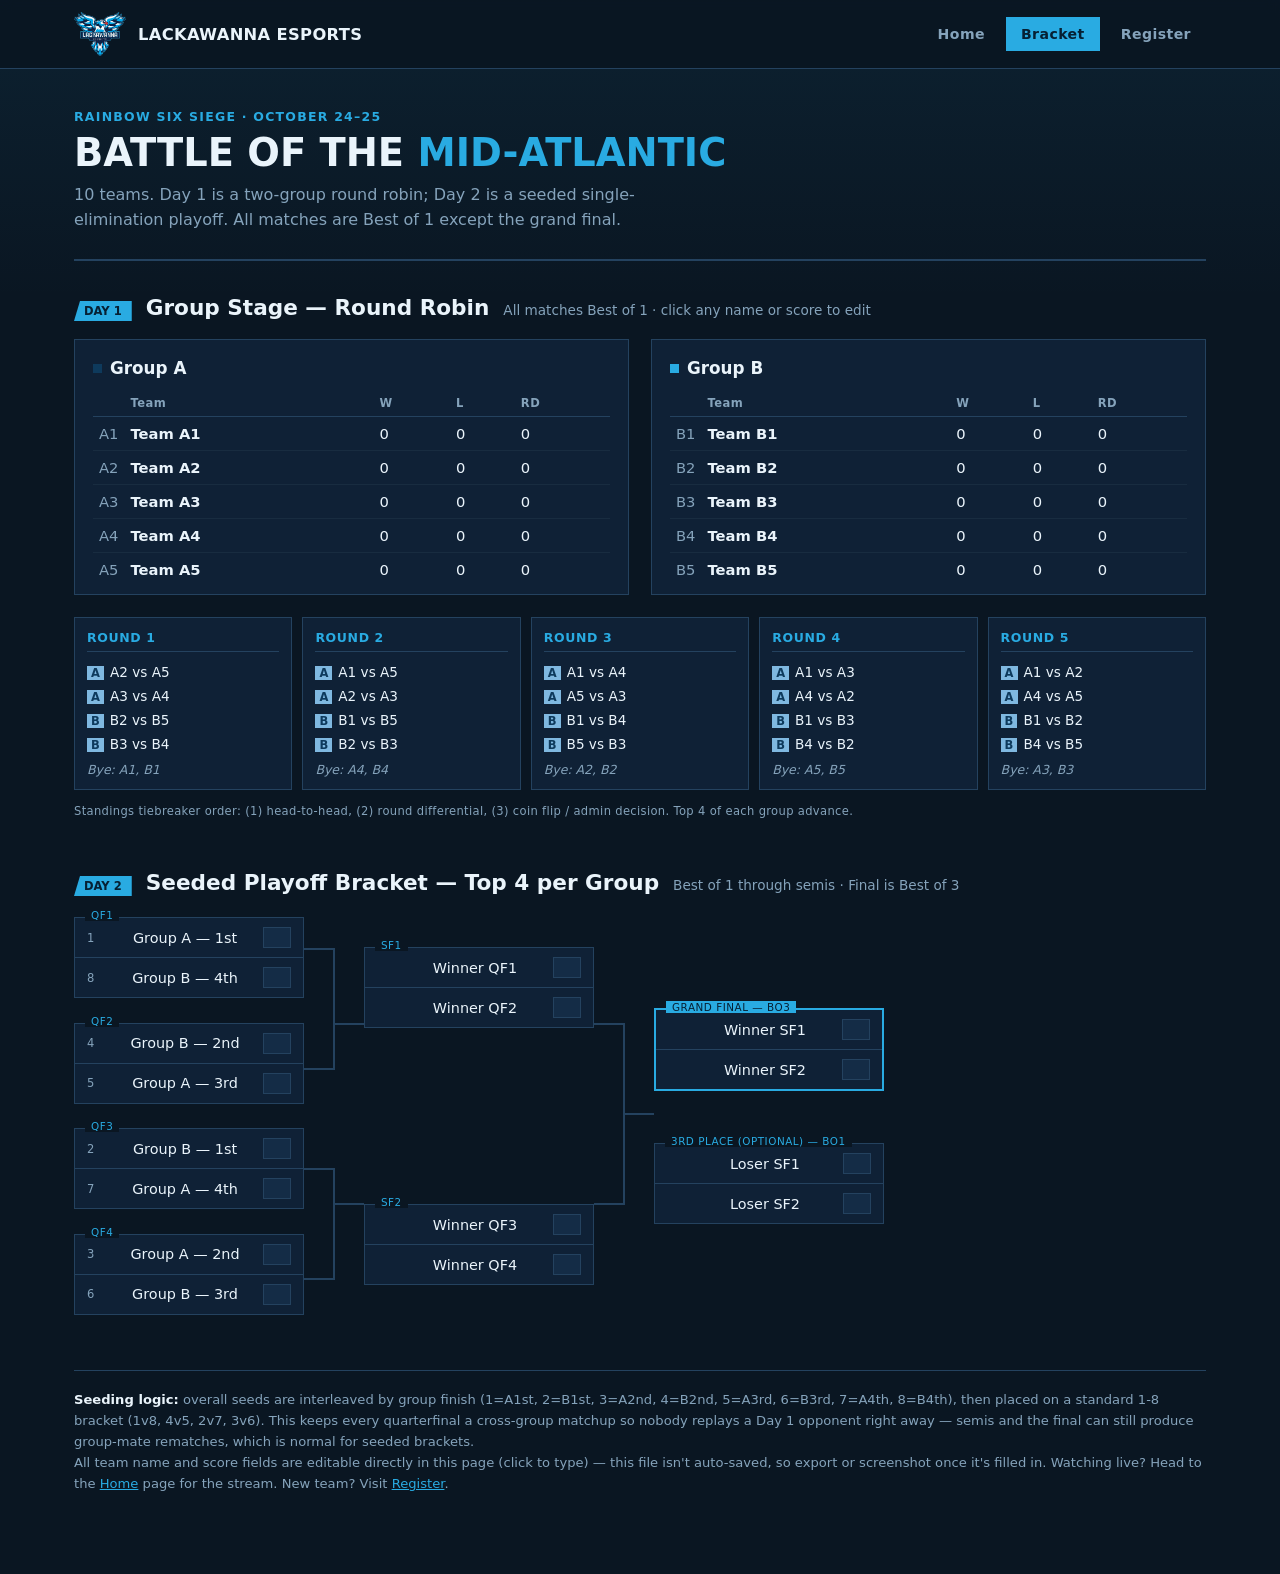
<file: index.html>
<!DOCTYPE html>
<html lang="en">
<head>
<meta charset="UTF-8">
<title>Battle of the Mid-Atlantic — Bracket | Lackawanna Esports</title>
<meta name="viewport" content="width=device-width, initial-scale=1">
<link rel="stylesheet" href="style.css">
</head>
<body>

<nav class="site-nav">
  <div class="nav-inner">
    <a class="nav-brand" href="home.html">
      <img src="logo.png" alt="Lackawanna Esports logo">
      <span>LACKAWANNA ESPORTS</span>
    </a>
    <div class="nav-links">
      <a href="home.html">Home</a>
      <a href="index.html" class="active">Bracket</a>
      <a href="register.html">Register</a>
    </div>
  </div>
</nav>

<div class="wrap">

  <header class="page-hero">
    <div class="eyebrow">RAINBOW SIX SIEGE · OCTOBER 24–25</div>
    <h1>BATTLE OF THE <span>MID-ATLANTIC</span></h1>
    <p>10 teams. Day 1 is a two-group round robin; Day 2 is a seeded single-elimination playoff. All matches are Best of 1 except the grand final.</p>
  </header>

  <!-- ============ DAY 1 : GROUPS ============ -->
  <section>
    <div class="section-head">
      <span class="tag">DAY 1</span>
      <h2>Group Stage — Round Robin</h2>
      <span class="note">All matches Best of 1 · click any name or score to edit</span>
    </div>

    <div class="groups">
      <div class="group-panel a">
        <h3><span class="dot"></span>Group A</h3>
        <table class="standings">
          <tr><th></th><th>Team</th><th>W</th><th>L</th><th>RD</th></tr>
          <tr><td class="seedcol">A1</td><td class="team" contenteditable>Team A1</td><td contenteditable>0</td><td contenteditable>0</td><td contenteditable>0</td></tr>
          <tr><td class="seedcol">A2</td><td class="team" contenteditable>Team A2</td><td contenteditable>0</td><td contenteditable>0</td><td contenteditable>0</td></tr>
          <tr><td class="seedcol">A3</td><td class="team" contenteditable>Team A3</td><td contenteditable>0</td><td contenteditable>0</td><td contenteditable>0</td></tr>
          <tr><td class="seedcol">A4</td><td class="team" contenteditable>Team A4</td><td contenteditable>0</td><td contenteditable>0</td><td contenteditable>0</td></tr>
          <tr><td class="seedcol">A5</td><td class="team" contenteditable>Team A5</td><td contenteditable>0</td><td contenteditable>0</td><td contenteditable>0</td></tr>
        </table>
      </div>

      <div class="group-panel b">
        <h3><span class="dot"></span>Group B</h3>
        <table class="standings">
          <tr><th></th><th>Team</th><th>W</th><th>L</th><th>RD</th></tr>
          <tr><td class="seedcol">B1</td><td class="team" contenteditable>Team B1</td><td contenteditable>0</td><td contenteditable>0</td><td contenteditable>0</td></tr>
          <tr><td class="seedcol">B2</td><td class="team" contenteditable>Team B2</td><td contenteditable>0</td><td contenteditable>0</td><td contenteditable>0</td></tr>
          <tr><td class="seedcol">B3</td><td class="team" contenteditable>Team B3</td><td contenteditable>0</td><td contenteditable>0</td><td contenteditable>0</td></tr>
          <tr><td class="seedcol">B4</td><td class="team" contenteditable>Team B4</td><td contenteditable>0</td><td contenteditable>0</td><td contenteditable>0</td></tr>
          <tr><td class="seedcol">B5</td><td class="team" contenteditable>Team B5</td><td contenteditable>0</td><td contenteditable>0</td><td contenteditable>0</td></tr>
        </table>
      </div>
    </div>

    <div class="rr-grid">
      <div class="round-card">
        <h4>ROUND 1</h4>
        <div class="match-row"><span><span class="g">A</span>A2 vs A5</span></div>
        <div class="match-row"><span><span class="g">A</span>A3 vs A4</span></div>
        <div class="match-row"><span><span class="g">B</span>B2 vs B5</span></div>
        <div class="match-row"><span><span class="g">B</span>B3 vs B4</span></div>
        <div class="bye">Bye: A1, B1</div>
      </div>
      <div class="round-card">
        <h4>ROUND 2</h4>
        <div class="match-row"><span><span class="g">A</span>A1 vs A5</span></div>
        <div class="match-row"><span><span class="g">A</span>A2 vs A3</span></div>
        <div class="match-row"><span><span class="g">B</span>B1 vs B5</span></div>
        <div class="match-row"><span><span class="g">B</span>B2 vs B3</span></div>
        <div class="bye">Bye: A4, B4</div>
      </div>
      <div class="round-card">
        <h4>ROUND 3</h4>
        <div class="match-row"><span><span class="g">A</span>A1 vs A4</span></div>
        <div class="match-row"><span><span class="g">A</span>A5 vs A3</span></div>
        <div class="match-row"><span><span class="g">B</span>B1 vs B4</span></div>
        <div class="match-row"><span><span class="g">B</span>B5 vs B3</span></div>
        <div class="bye">Bye: A2, B2</div>
      </div>
      <div class="round-card">
        <h4>ROUND 4</h4>
        <div class="match-row"><span><span class="g">A</span>A1 vs A3</span></div>
        <div class="match-row"><span><span class="g">A</span>A4 vs A2</span></div>
        <div class="match-row"><span><span class="g">B</span>B1 vs B3</span></div>
        <div class="match-row"><span><span class="g">B</span>B4 vs B2</span></div>
        <div class="bye">Bye: A5, B5</div>
      </div>
      <div class="round-card">
        <h4>ROUND 5</h4>
        <div class="match-row"><span><span class="g">A</span>A1 vs A2</span></div>
        <div class="match-row"><span><span class="g">A</span>A4 vs A5</span></div>
        <div class="match-row"><span><span class="g">B</span>B1 vs B2</span></div>
        <div class="match-row"><span><span class="g">B</span>B4 vs B5</span></div>
        <div class="bye">Bye: A3, B3</div>
      </div>
    </div>
    <p class="bo">Standings tiebreaker order: (1) head-to-head, (2) round differential, (3) coin flip / admin decision. Top 4 of each group advance.</p>
  </section>

  <!-- ============ DAY 2 : PLAYOFFS ============ -->
  <section>
    <div class="section-head">
      <span class="tag">DAY 2</span>
      <h2>Seeded Playoff Bracket — Top 4 per Group</h2>
      <span class="note">Best of 1 through semis · Final is Best of 3</span>
    </div>

    <div class="bracket">
      <div class="col qf-col">
        <div class="match">
          <span class="label">QF1</span>
          <div class="slot"><span class="seed">1</span><span class="team" contenteditable>Group A — 1st</span><input class="score" contenteditable></div>
          <div class="slot"><span class="seed">8</span><span class="team" contenteditable>Group B — 4th</span><input class="score" contenteditable></div>
        </div>
        <div class="match">
          <span class="label">QF2</span>
          <div class="slot"><span class="seed">4</span><span class="team" contenteditable>Group B — 2nd</span><input class="score" contenteditable></div>
          <div class="slot"><span class="seed">5</span><span class="team" contenteditable>Group A — 3rd</span><input class="score" contenteditable></div>
        </div>
        <div class="match">
          <span class="label">QF3</span>
          <div class="slot"><span class="seed">2</span><span class="team" contenteditable>Group B — 1st</span><input class="score" contenteditable></div>
          <div class="slot"><span class="seed">7</span><span class="team" contenteditable>Group A — 4th</span><input class="score" contenteditable></div>
        </div>
        <div class="match">
          <span class="label">QF4</span>
          <div class="slot"><span class="seed">3</span><span class="team" contenteditable>Group A — 2nd</span><input class="score" contenteditable></div>
          <div class="slot"><span class="seed">6</span><span class="team" contenteditable>Group B — 3rd</span><input class="score" contenteditable></div>
        </div>
      </div>

      <div class="connector">
        <svg viewBox="0 0 60 400" preserveAspectRatio="none" class="connector-lines">
          <path d="M0,35 H30 V110 H60"></path>
          <path d="M0,155 H30 V110"></path>
          <path d="M0,255 H30 V290 H60"></path>
          <path d="M0,365 H30 V290"></path>
        </svg>
      </div>

      <div class="col sf-col">
        <div class="match">
          <span class="label">SF1</span>
          <div class="slot"><span class="seed"></span><span class="team" contenteditable>Winner QF1</span><input class="score" contenteditable></div>
          <div class="slot"><span class="seed"></span><span class="team" contenteditable>Winner QF2</span><input class="score" contenteditable></div>
        </div>
        <div class="match">
          <span class="label">SF2</span>
          <div class="slot"><span class="seed"></span><span class="team" contenteditable>Winner QF3</span><input class="score" contenteditable></div>
          <div class="slot"><span class="seed"></span><span class="team" contenteditable>Winner QF4</span><input class="score" contenteditable></div>
        </div>
      </div>

      <div class="connector">
        <svg viewBox="0 0 60 400" preserveAspectRatio="none" class="connector-lines">
          <path d="M0,110 H30 V200 H60"></path>
          <path d="M0,290 H30 V200"></path>
        </svg>
      </div>

      <div class="col f-col">
        <div class="match final">
          <span class="label">GRAND FINAL — BO3</span>
          <div class="slot"><span class="seed"></span><span class="team" contenteditable>Winner SF1</span><input class="score" contenteditable></div>
          <div class="slot"><span class="seed"></span><span class="team" contenteditable>Winner SF2</span><input class="score" contenteditable></div>
        </div>
        <div class="match third-place">
          <span class="label">3RD PLACE (OPTIONAL) — BO1</span>
          <div class="slot"><span class="seed"></span><span class="team" contenteditable>Loser SF1</span><input class="score" contenteditable></div>
          <div class="slot"><span class="seed"></span><span class="team" contenteditable>Loser SF2</span><input class="score" contenteditable></div>
        </div>
      </div>
    </div>
  </section>

  <footer>
    <b>Seeding logic:</b> overall seeds are interleaved by group finish (1=A1st, 2=B1st, 3=A2nd, 4=B2nd, 5=A3rd, 6=B3rd, 7=A4th, 8=B4th), then placed on a standard 1-8 bracket (1v8, 4v5, 2v7, 3v6). This keeps every quarterfinal a cross-group matchup so nobody replays a Day 1 opponent right away — semis and the final can still produce group-mate rematches, which is normal for seeded brackets.<br>
    All team name and score fields are editable directly in this page (click to type) — this file isn't auto-saved, so export or screenshot once it's filled in. Watching live? Head to the <a href="home.html">Home</a> page for the stream. New team? Visit <a href="register.html">Register</a>.
  </footer>

</div>
</body>
</html>
</file>
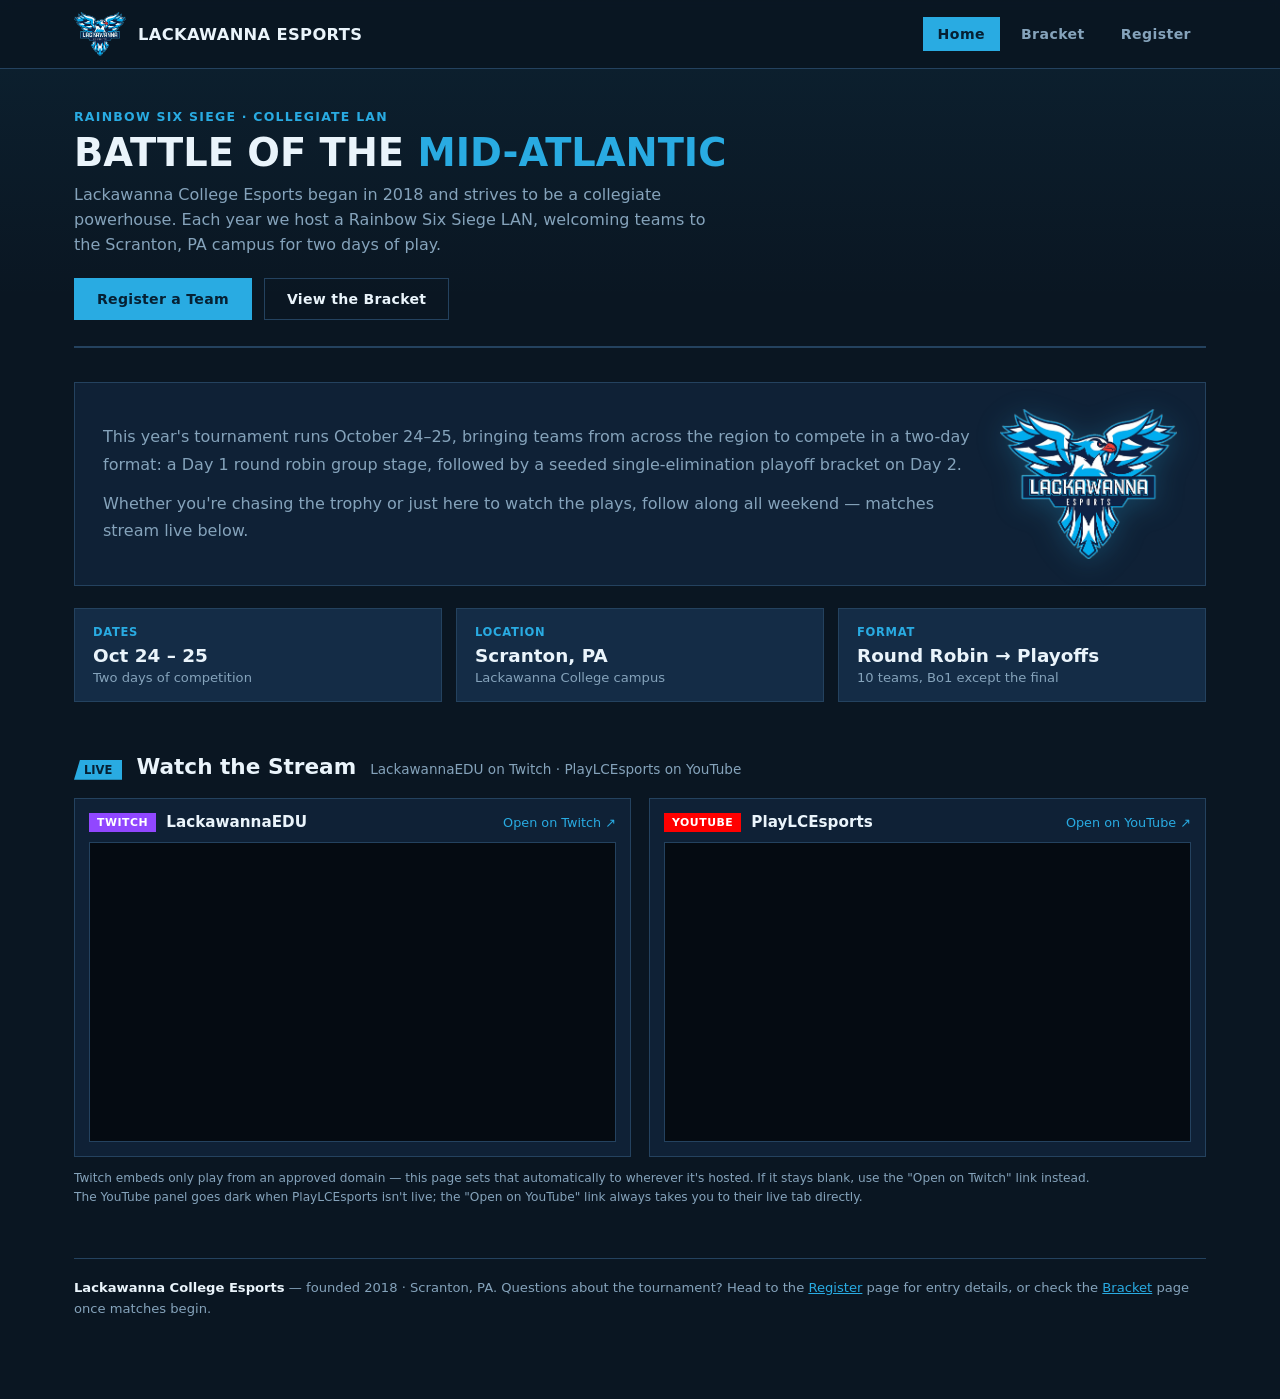
<file: home.html>
<!DOCTYPE html>
<html lang="en">
<head>
<meta charset="UTF-8">
<title>Lackawanna Esports — Battle of the Mid-Atlantic</title>
<meta name="viewport" content="width=device-width, initial-scale=1">
<link rel="stylesheet" href="style.css">
</head>
<body>

<nav class="site-nav">
  <div class="nav-inner">
    <a class="nav-brand" href="home.html">
      <img src="logo.png" alt="Lackawanna Esports logo">
      <span>LACKAWANNA ESPORTS</span>
    </a>
    <div class="nav-links">
      <a href="home.html" class="active">Home</a>
      <a href="index.html">Bracket</a>
      <a href="register.html">Register</a>
    </div>
  </div>
</nav>

<div class="wrap">

  <header class="page-hero">
    <div class="eyebrow">RAINBOW SIX SIEGE · COLLEGIATE LAN</div>
    <h1>BATTLE OF THE <span>MID-ATLANTIC</span></h1>
    <p>Lackawanna College Esports began in 2018 and strives to be a collegiate powerhouse. Each year we host a Rainbow Six Siege LAN, welcoming teams to the Scranton, PA campus for two days of play.</p>
    <div class="cta-row">
      <a class="btn btn-primary" href="register.html">Register a Team</a>
      <a class="btn btn-outline" href="index.html">View the Bracket</a>
    </div>
  </header>

  <section>
    <div class="intro-block">
      <div>
        <p>This year's tournament runs October 24–25, bringing teams from across the region to compete in a two-day format: a Day 1 round robin group stage, followed by a seeded single-elimination playoff bracket on Day 2.</p>
        <p>Whether you're chasing the trophy or just here to watch the plays, follow along all weekend — matches stream live below.</p>
      </div>
      <img class="intro-logo" src="logo.png" alt="Lackawanna Esports logo">
    </div>

    <div class="info-strip">
      <div class="info-card">
        <div class="label">DATES</div>
        <div class="value">Oct 24 – 25</div>
        <div class="sub">Two days of competition</div>
      </div>
      <div class="info-card">
        <div class="label">LOCATION</div>
        <div class="value">Scranton, PA</div>
        <div class="sub">Lackawanna College campus</div>
      </div>
      <div class="info-card">
        <div class="label">FORMAT</div>
        <div class="value">Round Robin → Playoffs</div>
        <div class="sub">10 teams, Bo1 except the final</div>
      </div>
    </div>
  </section>

  <!-- ============ LIVE STREAM ============ -->
  <section>
    <div class="section-head">
      <span class="tag">LIVE</span>
      <h2>Watch the Stream</h2>
      <span class="note">LackawannaEDU on Twitch · PlayLCEsports on YouTube</span>
    </div>

    <div class="stream-grid">
      <div class="stream-panel">
        <div class="stream-panel-head">
          <span class="platform-badge twitch">TWITCH</span>
          <span class="channel-name">LackawannaEDU</span>
          <a class="open-link" href="https://www.twitch.tv/LackawannaEDU" target="_blank" rel="noopener">Open on Twitch ↗</a>
        </div>
        <div class="stream-frame-wrap">
          <iframe id="twitch-frame" allowfullscreen allow="autoplay; fullscreen"></iframe>
        </div>
      </div>

      <div class="stream-panel">
        <div class="stream-panel-head">
          <span class="platform-badge youtube">YOUTUBE</span>
          <span class="channel-name">PlayLCEsports</span>
          <a class="open-link" href="https://www.youtube.com/@PlayLCEsports/live" target="_blank" rel="noopener">Open on YouTube ↗</a>
        </div>
        <div class="stream-frame-wrap">
          <iframe id="youtube-frame" src="https://www.youtube.com/embed/live_stream?channel=PlayLCEsports&autoplay=0" allowfullscreen allow="autoplay; fullscreen"></iframe>
        </div>
      </div>
    </div>
    <p class="stream-hint">
      Twitch embeds only play from an approved domain — this page sets that automatically to wherever it's hosted. If it stays blank, use the "Open on Twitch" link instead.<br>
      The YouTube panel goes dark when PlayLCEsports isn't live; the "Open on YouTube" link always takes you to their live tab directly.
    </p>
  </section>

  <footer>
    <b>Lackawanna College Esports</b> — founded 2018 · Scranton, PA. Questions about the tournament? Head to the <a href="register.html">Register</a> page for entry details, or check the <a href="index.html">Bracket</a> page once matches begin.
  </footer>

</div>

<script>
  const twitchParent = location.hostname || 'localhost';
  document.getElementById('twitch-frame').src =
    `https://player.twitch.tv/?channel=LackawannaEDU&parent=${twitchParent}&muted=false`;
</script>
</body>
</html>
</file>
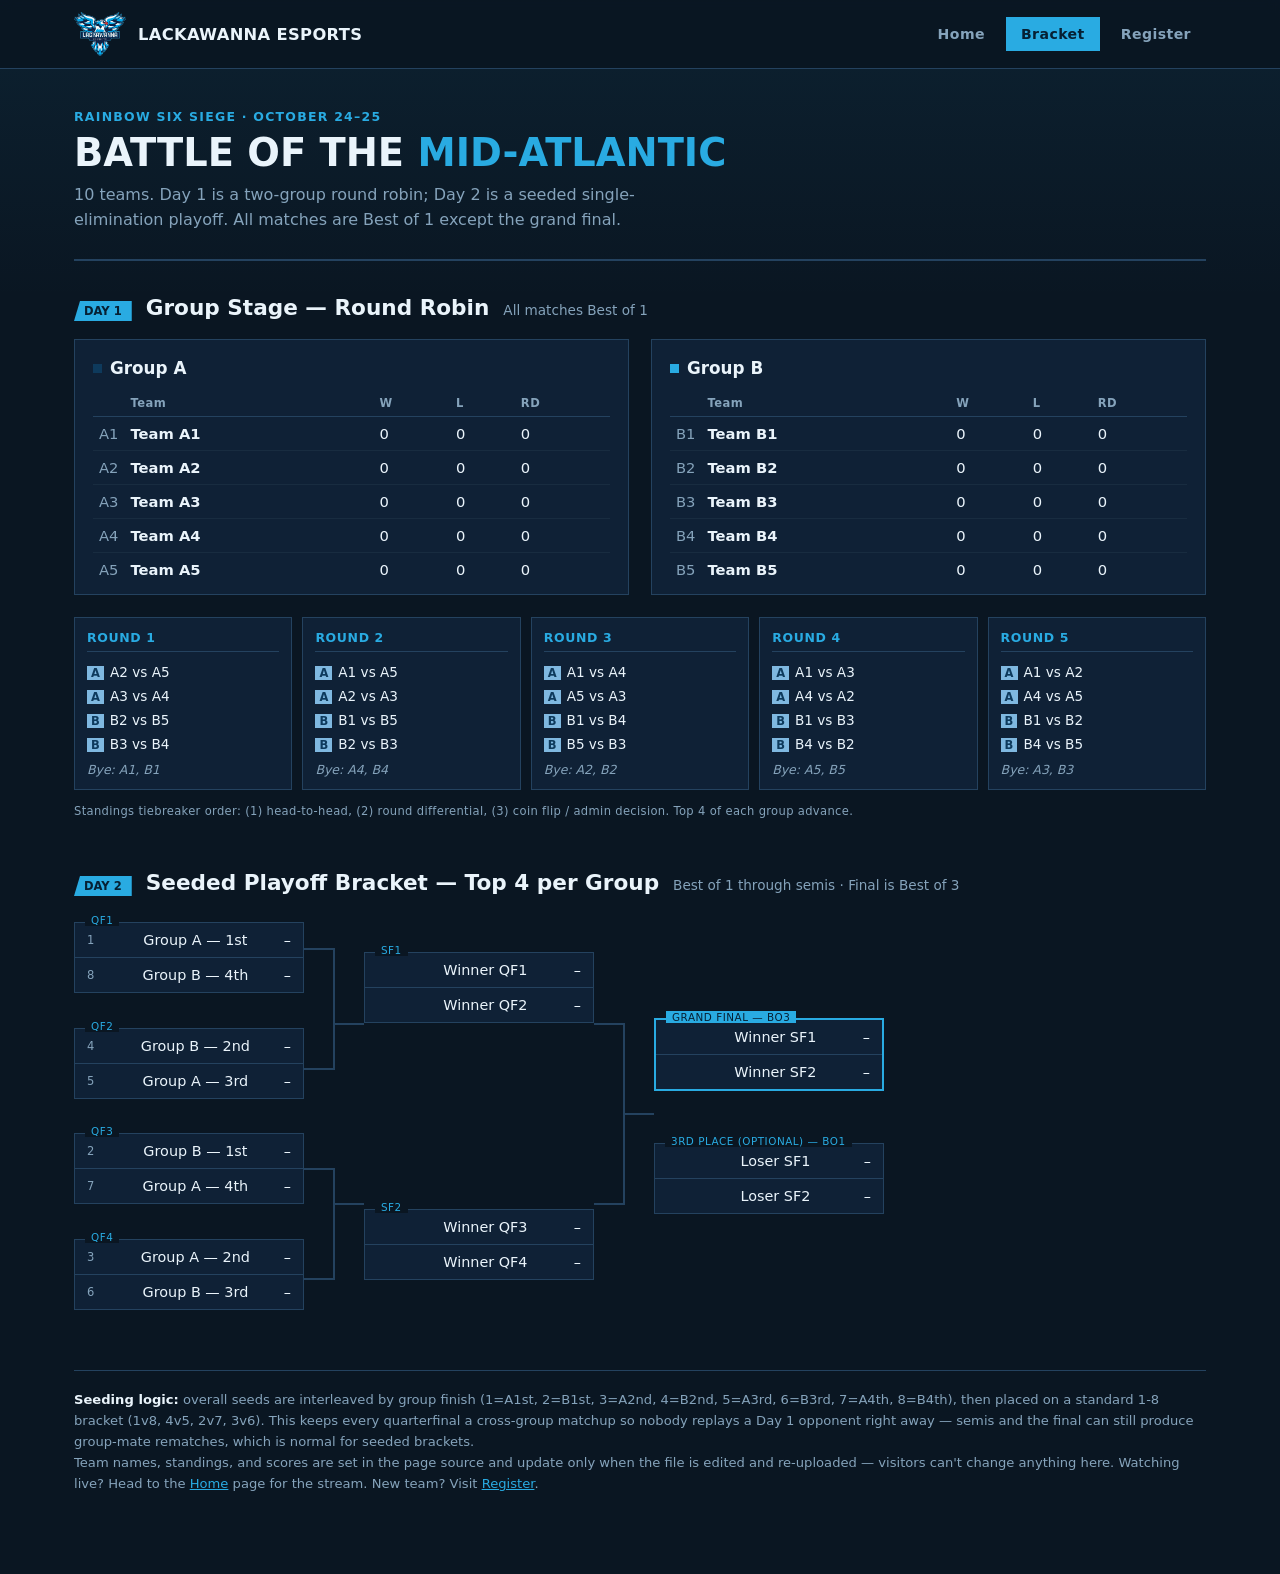
<file: index (1).html>
<!DOCTYPE html>
<html lang="en">
<head>
<meta charset="UTF-8">
<title>Battle of the Mid-Atlantic — Bracket | Lackawanna Esports</title>
<meta name="viewport" content="width=device-width, initial-scale=1">
<link rel="stylesheet" href="style.css">
</head>
<body>

<nav class="site-nav">
  <div class="nav-inner">
    <a class="nav-brand" href="home.html">
      <img src="logo.png" alt="Lackawanna Esports logo">
      <span>LACKAWANNA ESPORTS</span>
    </a>
    <div class="nav-links">
      <a href="home.html">Home</a>
      <a href="index.html" class="active">Bracket</a>
      <a href="register.html">Register</a>
    </div>
  </div>
</nav>

<div class="wrap">

  <header class="page-hero">
    <div class="eyebrow">RAINBOW SIX SIEGE · OCTOBER 24–25</div>
    <h1>BATTLE OF THE <span>MID-ATLANTIC</span></h1>
    <p>10 teams. Day 1 is a two-group round robin; Day 2 is a seeded single-elimination playoff. All matches are Best of 1 except the grand final.</p>
  </header>

  <!-- ============ DAY 1 : GROUPS ============ -->
  <section>
    <div class="section-head">
      <span class="tag">DAY 1</span>
      <h2>Group Stage — Round Robin</h2>
      <span class="note">All matches Best of 1</span>
    </div>

    <div class="groups">
      <div class="group-panel a">
        <h3><span class="dot"></span>Group A</h3>
        <table class="standings">
          <tr><th></th><th>Team</th><th>W</th><th>L</th><th>RD</th></tr>
          <tr><td class="seedcol">A1</td><td class="team">Team A1</td><td>0</td><td>0</td><td>0</td></tr>
          <tr><td class="seedcol">A2</td><td class="team">Team A2</td><td>0</td><td>0</td><td>0</td></tr>
          <tr><td class="seedcol">A3</td><td class="team">Team A3</td><td>0</td><td>0</td><td>0</td></tr>
          <tr><td class="seedcol">A4</td><td class="team">Team A4</td><td>0</td><td>0</td><td>0</td></tr>
          <tr><td class="seedcol">A5</td><td class="team">Team A5</td><td>0</td><td>0</td><td>0</td></tr>
        </table>
      </div>

      <div class="group-panel b">
        <h3><span class="dot"></span>Group B</h3>
        <table class="standings">
          <tr><th></th><th>Team</th><th>W</th><th>L</th><th>RD</th></tr>
          <tr><td class="seedcol">B1</td><td class="team">Team B1</td><td>0</td><td>0</td><td>0</td></tr>
          <tr><td class="seedcol">B2</td><td class="team">Team B2</td><td>0</td><td>0</td><td>0</td></tr>
          <tr><td class="seedcol">B3</td><td class="team">Team B3</td><td>0</td><td>0</td><td>0</td></tr>
          <tr><td class="seedcol">B4</td><td class="team">Team B4</td><td>0</td><td>0</td><td>0</td></tr>
          <tr><td class="seedcol">B5</td><td class="team">Team B5</td><td>0</td><td>0</td><td>0</td></tr>
        </table>
      </div>
    </div>

    <div class="rr-grid">
      <div class="round-card">
        <h4>ROUND 1</h4>
        <div class="match-row"><span><span class="g">A</span>A2 vs A5</span></div>
        <div class="match-row"><span><span class="g">A</span>A3 vs A4</span></div>
        <div class="match-row"><span><span class="g">B</span>B2 vs B5</span></div>
        <div class="match-row"><span><span class="g">B</span>B3 vs B4</span></div>
        <div class="bye">Bye: A1, B1</div>
      </div>
      <div class="round-card">
        <h4>ROUND 2</h4>
        <div class="match-row"><span><span class="g">A</span>A1 vs A5</span></div>
        <div class="match-row"><span><span class="g">A</span>A2 vs A3</span></div>
        <div class="match-row"><span><span class="g">B</span>B1 vs B5</span></div>
        <div class="match-row"><span><span class="g">B</span>B2 vs B3</span></div>
        <div class="bye">Bye: A4, B4</div>
      </div>
      <div class="round-card">
        <h4>ROUND 3</h4>
        <div class="match-row"><span><span class="g">A</span>A1 vs A4</span></div>
        <div class="match-row"><span><span class="g">A</span>A5 vs A3</span></div>
        <div class="match-row"><span><span class="g">B</span>B1 vs B4</span></div>
        <div class="match-row"><span><span class="g">B</span>B5 vs B3</span></div>
        <div class="bye">Bye: A2, B2</div>
      </div>
      <div class="round-card">
        <h4>ROUND 4</h4>
        <div class="match-row"><span><span class="g">A</span>A1 vs A3</span></div>
        <div class="match-row"><span><span class="g">A</span>A4 vs A2</span></div>
        <div class="match-row"><span><span class="g">B</span>B1 vs B3</span></div>
        <div class="match-row"><span><span class="g">B</span>B4 vs B2</span></div>
        <div class="bye">Bye: A5, B5</div>
      </div>
      <div class="round-card">
        <h4>ROUND 5</h4>
        <div class="match-row"><span><span class="g">A</span>A1 vs A2</span></div>
        <div class="match-row"><span><span class="g">A</span>A4 vs A5</span></div>
        <div class="match-row"><span><span class="g">B</span>B1 vs B2</span></div>
        <div class="match-row"><span><span class="g">B</span>B4 vs B5</span></div>
        <div class="bye">Bye: A3, B3</div>
      </div>
    </div>
    <p class="bo">Standings tiebreaker order: (1) head-to-head, (2) round differential, (3) coin flip / admin decision. Top 4 of each group advance.</p>
  </section>

  <!-- ============ DAY 2 : PLAYOFFS ============ -->
  <section>
    <div class="section-head">
      <span class="tag">DAY 2</span>
      <h2>Seeded Playoff Bracket — Top 4 per Group</h2>
      <span class="note">Best of 1 through semis · Final is Best of 3</span>
    </div>

    <div class="bracket">
      <div class="col qf-col">
        <div class="match">
          <span class="label">QF1</span>
          <div class="slot"><span class="seed">1</span><span class="team">Group A — 1st</span><span class="score">–</span></div>
          <div class="slot"><span class="seed">8</span><span class="team">Group B — 4th</span><span class="score">–</span></div>
        </div>
        <div class="match">
          <span class="label">QF2</span>
          <div class="slot"><span class="seed">4</span><span class="team">Group B — 2nd</span><span class="score">–</span></div>
          <div class="slot"><span class="seed">5</span><span class="team">Group A — 3rd</span><span class="score">–</span></div>
        </div>
        <div class="match">
          <span class="label">QF3</span>
          <div class="slot"><span class="seed">2</span><span class="team">Group B — 1st</span><span class="score">–</span></div>
          <div class="slot"><span class="seed">7</span><span class="team">Group A — 4th</span><span class="score">–</span></div>
        </div>
        <div class="match">
          <span class="label">QF4</span>
          <div class="slot"><span class="seed">3</span><span class="team">Group A — 2nd</span><span class="score">–</span></div>
          <div class="slot"><span class="seed">6</span><span class="team">Group B — 3rd</span><span class="score">–</span></div>
        </div>
      </div>

      <div class="connector">
        <svg viewBox="0 0 60 400" preserveAspectRatio="none" class="connector-lines">
          <path d="M0,35 H30 V110 H60"></path>
          <path d="M0,155 H30 V110"></path>
          <path d="M0,255 H30 V290 H60"></path>
          <path d="M0,365 H30 V290"></path>
        </svg>
      </div>

      <div class="col sf-col">
        <div class="match">
          <span class="label">SF1</span>
          <div class="slot"><span class="seed"></span><span class="team">Winner QF1</span><span class="score">–</span></div>
          <div class="slot"><span class="seed"></span><span class="team">Winner QF2</span><span class="score">–</span></div>
        </div>
        <div class="match">
          <span class="label">SF2</span>
          <div class="slot"><span class="seed"></span><span class="team">Winner QF3</span><span class="score">–</span></div>
          <div class="slot"><span class="seed"></span><span class="team">Winner QF4</span><span class="score">–</span></div>
        </div>
      </div>

      <div class="connector">
        <svg viewBox="0 0 60 400" preserveAspectRatio="none" class="connector-lines">
          <path d="M0,110 H30 V200 H60"></path>
          <path d="M0,290 H30 V200"></path>
        </svg>
      </div>

      <div class="col f-col">
        <div class="match final">
          <span class="label">GRAND FINAL — BO3</span>
          <div class="slot"><span class="seed"></span><span class="team">Winner SF1</span><span class="score">–</span></div>
          <div class="slot"><span class="seed"></span><span class="team">Winner SF2</span><span class="score">–</span></div>
        </div>
        <div class="match third-place">
          <span class="label">3RD PLACE (OPTIONAL) — BO1</span>
          <div class="slot"><span class="seed"></span><span class="team">Loser SF1</span><span class="score">–</span></div>
          <div class="slot"><span class="seed"></span><span class="team">Loser SF2</span><span class="score">–</span></div>
        </div>
      </div>
    </div>
  </section>

  <footer>
    <b>Seeding logic:</b> overall seeds are interleaved by group finish (1=A1st, 2=B1st, 3=A2nd, 4=B2nd, 5=A3rd, 6=B3rd, 7=A4th, 8=B4th), then placed on a standard 1-8 bracket (1v8, 4v5, 2v7, 3v6). This keeps every quarterfinal a cross-group matchup so nobody replays a Day 1 opponent right away — semis and the final can still produce group-mate rematches, which is normal for seeded brackets.<br>
    Team names, standings, and scores are set in the page source and update only when the file is edited and re-uploaded — visitors can't change anything here. Watching live? Head to the <a href="home.html">Home</a> page for the stream. New team? Visit <a href="register.html">Register</a>.
  </footer>

</div>
</body>
</html>
</file>
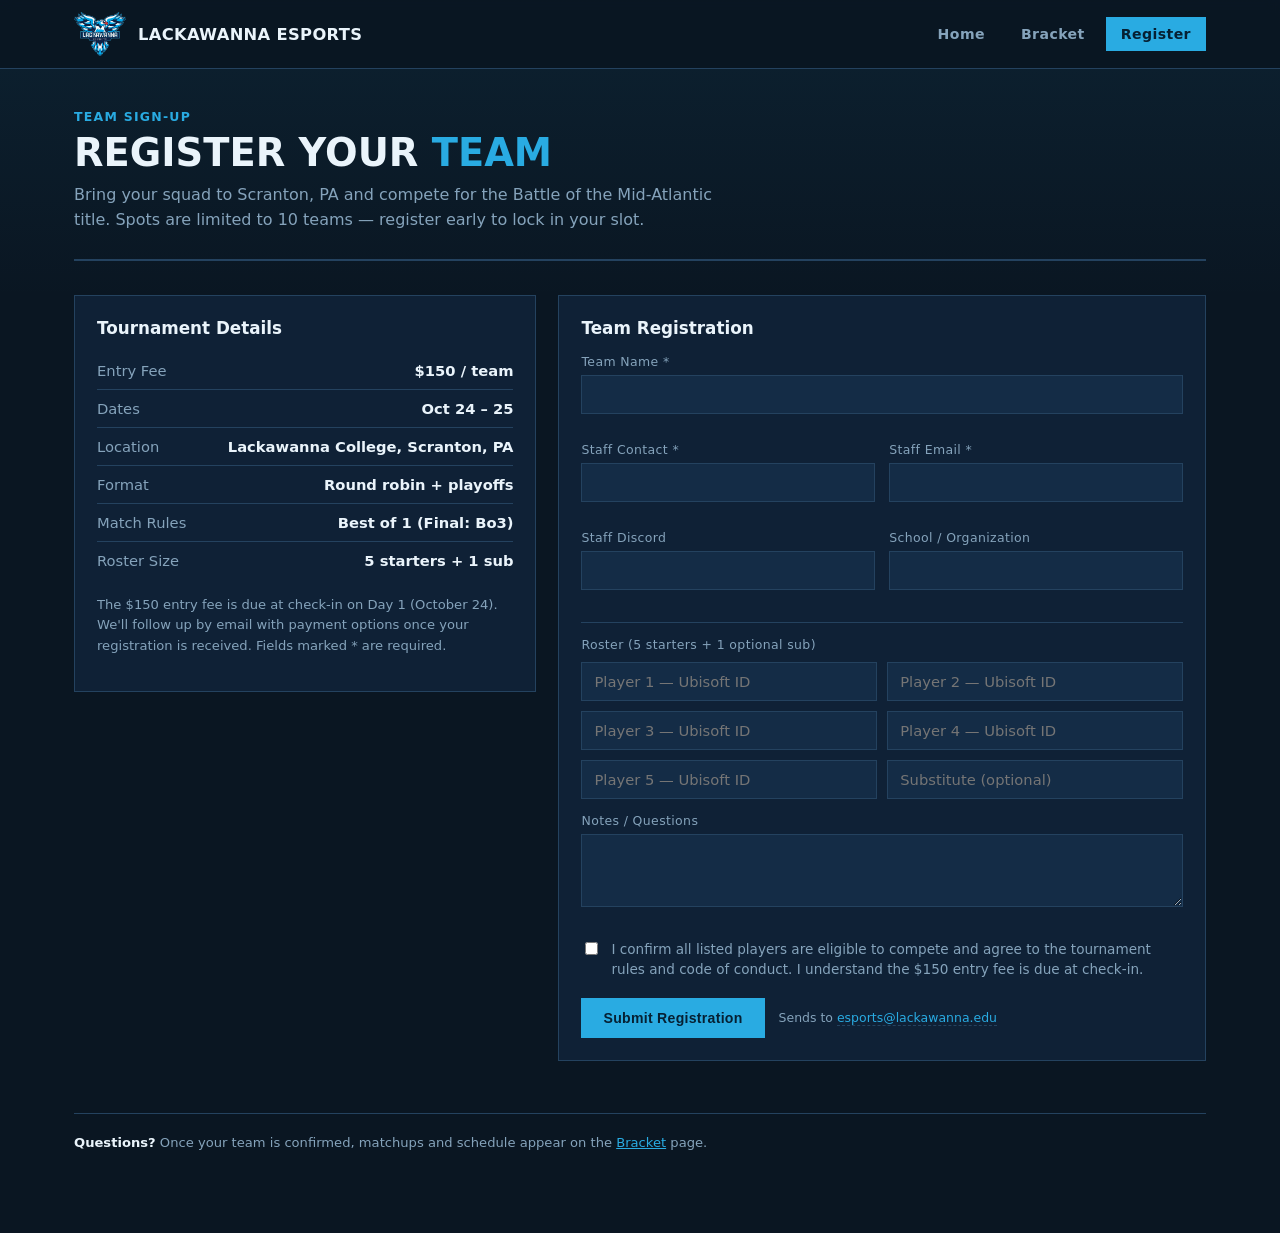
<file: register.html>
<!DOCTYPE html>
<html lang="en">
<head>
<meta charset="UTF-8">
<title>Register — Battle of the Mid-Atlantic | Lackawanna Esports</title>
<meta name="viewport" content="width=device-width, initial-scale=1">
<link rel="stylesheet" href="style.css">
</head>
<body>

<nav class="site-nav">
  <div class="nav-inner">
    <a class="nav-brand" href="home.html">
      <img src="logo.png" alt="Lackawanna Esports logo">
      <span>LACKAWANNA ESPORTS</span>
    </a>
    <div class="nav-links">
      <a href="home.html">Home</a>
      <a href="index.html">Bracket</a>
      <a href="register.html" class="active">Register</a>
    </div>
  </div>
</nav>

<div class="wrap">

  <header class="page-hero">
    <div class="eyebrow">TEAM SIGN-UP</div>
    <h1>REGISTER YOUR <span>TEAM</span></h1>
    <p>Bring your squad to Scranton, PA and compete for the Battle of the Mid-Atlantic title. Spots are limited to 10 teams — register early to lock in your slot.</p>
  </header>

  <section>
    <div class="reg-layout">

      <div class="reg-summary">
        <h3>Tournament Details</h3>
        <ul>
          <li><span class="k">Entry Fee</span><span class="v">$150 / team</span></li>
          <li><span class="k">Dates</span><span class="v">Oct 24 – 25</span></li>
          <li><span class="k">Location</span><span class="v">Lackawanna College, Scranton, PA</span></li>
          <li><span class="k">Format</span><span class="v">Round robin + playoffs</span></li>
          <li><span class="k">Match Rules</span><span class="v">Best of 1 (Final: Bo3)</span></li>
          <li><span class="k">Roster Size</span><span class="v">5 starters + 1 sub</span></li>
        </ul>
        <p class="reg-note">
          The $150 entry fee is due at check-in on Day 1 (October 24). We'll follow up by email with payment options once your registration is received. Fields marked * are required.
        </p>
      </div>

      <div class="reg-form">
        <h3>Team Registration</h3>
        <form id="reg-form">
          <div class="form-grid">
            <div class="form-field full">
              <label for="teamName">Team Name *</label>
              <input type="text" id="teamName" required>
            </div>
            <div class="form-field">
              <label for="captainName">Staff Contact *</label>
              <input type="text" id="captainName" required>
            </div>
            <div class="form-field">
              <label for="captainEmail">Staff Email *</label>
              <input type="email" id="captainEmail" required>
            </div>
            <div class="form-field">
              <label for="captainPhone">Staff Discord</label>
              <input type="tel" id="captainPhone">
            </div>
            <div class="form-field">
              <label for="school">School / Organization</label>
              <input type="text" id="school">
            </div>

            <div class="roster-block">
              <label>Roster (5 starters + 1 optional sub)</label>
              <div class="roster-grid">
                <input type="text" id="p1" placeholder="Player 1 — Ubisoft ID">
                <input type="text" id="p2" placeholder="Player 2 — Ubisoft ID">
                <input type="text" id="p3" placeholder="Player 3 — Ubisoft ID">
                <input type="text" id="p4" placeholder="Player 4 — Ubisoft ID">
                <input type="text" id="p5" placeholder="Player 5 — Ubisoft ID">
                <input type="text" id="p6" placeholder="Substitute (optional)">
              </div>
            </div>

            <div class="form-field full">
              <label for="notes">Notes / Questions</label>
              <textarea id="notes" rows="3"></textarea>
            </div>
          </div>

          <label class="waiver">
            <input type="checkbox" id="waiver" required>
            I confirm all listed players are eligible to compete and agree to the tournament rules and code of conduct. I understand the $150 entry fee is due at check-in.
          </label>

          <div class="submit-row">
            <button type="submit" class="btn btn-primary">Submit Registration</button>
            <span class="send-to">Sends to <span contenteditable>esports@lackawanna.edu</span></span>
          </div>
        </form>
      </div>

    </div>
  </section>

  <footer>
    <b>Questions?</b> Once your team is confirmed, matchups and schedule appear on the <a href="index.html">Bracket</a> page.
  </footer>

</div>

<script>
  document.getElementById('reg-form').addEventListener('submit', function(e){
    e.preventDefault();

    const val = id => document.getElementById(id).value.trim();
    const sendTo = document.querySelector('.send-to span[contenteditable]').textContent.trim();

    const roster = ['p1','p2','p3','p4','p5','p6']
      .map((id,i) => `Player ${i+1}: ${val(id) || '—'}`)
      .join('%0D%0A');

    const subject = encodeURIComponent(`R6 Siege Registration — ${val('teamName') || 'Unnamed Team'}`);
    const body =
      `Team Name: ${val('teamName')}%0D%0A` +
      `Captain: ${val('captainName')}%0D%0A` +
      `Captain Email: ${val('captainEmail')}%0D%0A` +
      `Captain Phone: ${val('captainPhone')}%0D%0A` +
      `School / Org: ${val('school')}%0D%0A%0D%0A` +
      `Roster:%0D%0A${roster}%0D%0A%0D%0A` +
      `Notes: ${val('notes')}`;

    window.location.href = `mailto:${sendTo}?subject=${subject}&body=${body}`;
  });
</script>
</body>
</html>
</file>
<file: style.css>
:root{
  --bg: #0a1622;
  --panel: #0f2136;
  --panel-2: #142c46;
  --line: #24425f;
  --text: #eaf4fb;
  --text-dim: #85a3bb;
  --accent: #29abe2;      /* Lackawanna sky blue */
  --navy: #0e3a5c;        /* Lackawanna navy */
  --win: #6fae7c;
  --accent-red: #e6392b;  /* eagle beak red, sparing use */
  --on-accent: #062033;
}
*{box-sizing:border-box;}
html{scroll-behavior:smooth;}
body{
  margin:0;
  background:
    linear-gradient(180deg, rgba(41,171,226,0.08), transparent 300px),
    var(--bg);
  color:var(--text);
  font-family:"Segoe UI", system-ui, -apple-system, "Helvetica Neue", Arial, sans-serif;
}
.wrap{max-width:1180px; margin:0 auto; padding:0 24px 80px;}
h1,h2,h3,h4{font-family:"Bahnschrift","Segoe UI Semibold",system-ui,sans-serif;}
a{color:var(--accent);}

/* ============ NAV ============ */
.site-nav{
  position:sticky; top:0; z-index:50;
  background:rgba(10,22,34,0.92);
  backdrop-filter:blur(6px);
  border-bottom:1px solid var(--line);
}
.nav-inner{
  max-width:1180px; margin:0 auto; padding:12px 24px;
  display:flex; align-items:center; justify-content:space-between; gap:20px;
}
.nav-brand{display:flex; align-items:center; gap:12px; text-decoration:none; color:var(--text);}
.nav-brand img{height:44px; width:auto;}
.nav-brand span{font-weight:700; font-size:1.02rem; letter-spacing:0.02em;}
.nav-links{display:flex; gap:6px; flex-wrap:wrap;}
.nav-links a{
  text-decoration:none; color:var(--text-dim); font-weight:600; font-size:0.88rem;
  letter-spacing:0.03em; padding:8px 14px; border:1px solid transparent;
}
.nav-links a:hover{color:var(--text); border-color:var(--line);}
.nav-links a.active{color:var(--on-accent); background:var(--accent); border-color:var(--accent);}

/* ============ PAGE HERO (shared banner style) ============ */
.page-hero{
  padding:40px 0 26px;
  border-bottom:2px solid var(--line);
  margin-bottom:34px;
}
.page-hero .eyebrow{
  color:var(--accent); font-size:0.78rem; font-weight:700; letter-spacing:0.1em; margin-bottom:8px;
}
.page-hero h1{
  font-size:2.4rem; margin:0 0 10px; line-height:1.08; font-weight:700;
}
.page-hero h1 span{color:var(--accent);}
.page-hero p{color:var(--text-dim); max-width:640px; font-size:1rem; line-height:1.55; margin:0;}

.cta-row{display:flex; gap:12px; margin-top:20px; flex-wrap:wrap;}
.btn{
  display:inline-block; text-decoration:none; font-weight:700; font-size:0.88rem;
  letter-spacing:0.02em; padding:12px 22px; border:1px solid transparent; cursor:pointer;
}
.btn-primary{background:var(--accent); color:var(--on-accent);}
.btn-primary:hover{background:#4fbdec;}
.btn-outline{background:transparent; color:var(--text); border-color:var(--line);}
.btn-outline:hover{border-color:var(--accent); color:var(--accent);}

/* ============ SECTIONS ============ */
section{margin-bottom:52px;}
.section-head{display:flex; align-items:baseline; gap:14px; margin-bottom:18px; flex-wrap:wrap;}
.section-head h2{font-size:1.35rem; margin:0; font-weight:700;}
.section-head .tag{
  background:var(--accent); color:var(--on-accent); font-weight:700; font-size:0.72rem;
  padding:3px 10px; clip-path:polygon(6px 0,100% 0,100% 100%,0 100%);
}
.section-head .note{color:var(--text-dim); font-size:0.85rem;}

.intro-block{
  background:var(--panel); border:1px solid var(--line); padding:26px 28px;
  display:grid; grid-template-columns:1fr auto; gap:24px; align-items:center;
}
@media(max-width:760px){.intro-block{grid-template-columns:1fr;}}
.intro-block p{color:var(--text-dim); line-height:1.7; margin:0 0 12px; font-size:1rem;}
.intro-block p:last-child{margin-bottom:0;}
.intro-logo{height:150px; width:auto; filter:drop-shadow(0 4px 14px rgba(41,171,226,0.25));}
@media(max-width:760px){.intro-logo{height:110px; margin:0 auto;}}

.info-strip{display:grid; grid-template-columns:repeat(3,1fr); gap:14px; margin-top:22px;}
@media(max-width:700px){.info-strip{grid-template-columns:1fr;}}
.info-card{background:var(--panel-2); border:1px solid var(--line); padding:16px 18px;}
.info-card .label{color:var(--accent); font-size:0.72rem; letter-spacing:0.06em; font-weight:700;}
.info-card .value{font-size:1.15rem; font-weight:700; margin-top:6px;}
.info-card .sub{color:var(--text-dim); font-size:0.82rem; margin-top:4px;}

/* ============ GROUPS (bracket page) ============ */
.groups{display:grid; grid-template-columns:1fr 1fr; gap:22px;}
@media(max-width:820px){.groups{grid-template-columns:1fr;}}
.group-panel{background:var(--panel); border:1px solid var(--line); padding:18px 18px 8px;}
.group-panel h3{margin:0 0 12px; font-size:1.05rem; display:flex; align-items:center; gap:8px;}
.group-panel h3 .dot{width:9px;height:9px;background:var(--navy);display:inline-block;}
.group-panel.b h3 .dot{background:var(--accent);}
table.standings{width:100%; border-collapse:collapse; font-size:0.92rem;}
table.standings th{
  text-align:left; color:var(--text-dim); font-weight:600; font-size:0.72rem;
  letter-spacing:0.04em; padding:6px 6px; border-bottom:1px solid var(--line);
}
table.standings td{padding:8px 6px; border-bottom:1px solid #182c40;}
table.standings td.team{font-weight:600;}
table.standings td[contenteditable]:hover{background:#16304a; cursor:text;}
table.standings tr:last-child td{border-bottom:none;}
.seedcol{color:var(--text-dim); width:26px;}

.rr-grid{display:grid; grid-template-columns:repeat(5,1fr); gap:10px; margin-top:22px;}
@media(max-width:900px){.rr-grid{grid-template-columns:repeat(2,1fr);}}
.round-card{background:var(--panel); border:1px solid var(--line); padding:12px;}
.round-card h4{margin:0 0 8px; font-size:0.78rem; color:var(--accent); letter-spacing:0.05em; border-bottom:1px solid var(--line); padding-bottom:6px;}
.match-row{display:flex; justify-content:space-between; font-size:0.85rem; padding:4px 0;}
.match-row .g{color:var(--navy); background:#7fb8e0; padding:0 4px; font-weight:700; margin-right:6px; font-size:0.72rem;}
.bye{color:var(--text-dim); font-size:0.78rem; margin-top:6px; font-style:italic;}
.bo{color:var(--text-dim); font-size:0.72rem; letter-spacing:0.03em; margin-top:14px;}

/* ============ BRACKET ============ */
.bracket{display:grid; grid-template-columns:230px 60px 230px 60px 230px; align-items:center; gap:0;}
@media(max-width:900px){.bracket{grid-template-columns:1fr; gap:18px;} .connector{display:none;}}
.col{display:flex; flex-direction:column; justify-content:space-around; height:100%; gap:26px;}
.match{background:var(--panel); border:1px solid var(--line); position:relative;}
.match .slot{display:flex; justify-content:space-between; align-items:center; padding:9px 12px; font-size:0.9rem; border-bottom:1px solid var(--line);}
.match .slot:last-child{border-bottom:none;}
.match .slot .seed{color:var(--text-dim); font-size:0.72rem; width:20px;}
.match .slot input.score{width:28px; background:var(--panel-2); border:1px solid var(--line); color:var(--text); text-align:center; font-size:0.85rem; padding:2px 0;}
.match .label{position:absolute; top:-9px; left:10px; background:var(--bg); color:var(--accent); font-size:0.65rem; letter-spacing:0.05em; padding:0 6px;}
.match.final{border-color:var(--accent); border-width:2px;}
.match.final .label{color:var(--on-accent); background:var(--accent);}
.qf-col{gap:18px;}
.sf-col{gap:110px;}
.f-col{justify-content:center;}
.connector{position:relative;}
.connector svg{width:100%; height:100%;}
.connector-lines path{stroke:var(--line); stroke-width:2; fill:none;}
.third-place{margin-top:26px; max-width:230px;}

/* ============ STREAMS ============ */
.stream-grid{display:grid; grid-template-columns:1fr 1fr; gap:18px;}
@media(max-width:820px){.stream-grid{grid-template-columns:1fr;}}
.stream-panel{background:var(--panel); border:1px solid var(--line); padding:14px;}
.stream-panel-head{display:flex; align-items:center; gap:10px; margin-bottom:10px; flex-wrap:wrap;}
.platform-badge{font-size:0.68rem; font-weight:700; letter-spacing:0.05em; padding:3px 8px;}
.platform-badge.twitch{background:#9147ff; color:#fff;}
.platform-badge.youtube{background:#ff0000; color:#fff;}
.channel-name{font-weight:700; font-size:0.95rem;}
.open-link{margin-left:auto; color:var(--accent); font-size:0.8rem; text-decoration:none;}
.open-link:hover{color:#6fc4ee;}
.stream-frame-wrap{position:relative; width:100%; aspect-ratio:16/9; background:#050b12; border:1px solid var(--line);}
.stream-frame-wrap iframe{width:100%; height:100%; border:none;}
.stream-hint{color:var(--text-dim); font-size:0.76rem; margin-top:12px; line-height:1.5;}

/* ============ REGISTER FORM ============ */
.reg-layout{display:grid; grid-template-columns:1fr 1.4fr; gap:22px;}
@media(max-width:860px){.reg-layout{grid-template-columns:1fr;}}
.reg-summary{background:var(--panel); border:1px solid var(--line); padding:22px; align-self:start;}
.reg-summary h3{margin:0 0 14px; font-size:1.05rem;}
.reg-summary ul{list-style:none; margin:0; padding:0;}
.reg-summary li{
  display:flex; justify-content:space-between; gap:10px; padding:10px 0; border-bottom:1px solid var(--line);
  font-size:0.92rem;
}
.reg-summary li:last-child{border-bottom:none;}
.reg-summary li .k{color:var(--text-dim);}
.reg-summary li .v{font-weight:700; text-align:right;}
.reg-note{color:var(--text-dim); font-size:0.82rem; line-height:1.55; margin-top:16px;}

.reg-form{background:var(--panel); border:1px solid var(--line); padding:22px;}
.reg-form h3{margin:0 0 16px; font-size:1.05rem;}
.form-grid{display:grid; grid-template-columns:1fr 1fr; gap:14px;}
@media(max-width:600px){.form-grid{grid-template-columns:1fr;}}
.form-field{display:flex; flex-direction:column; gap:6px; margin-bottom:14px;}
.form-field.full{grid-column:1/-1;}
.form-field label{font-size:0.78rem; color:var(--text-dim); letter-spacing:0.03em;}
.form-field input, .form-field textarea, .roster-grid input{
  background:var(--panel-2); border:1px solid var(--line); color:var(--text);
  padding:10px 12px; font-size:0.92rem; font-family:inherit;
}
.form-field input:focus, .form-field textarea:focus, .roster-grid input:focus{outline:1px solid var(--accent); border-color:var(--accent);}
.roster-block{grid-column:1/-1; border-top:1px solid var(--line); padding-top:14px; margin-top:4px;}
.roster-block > label{font-size:0.78rem; color:var(--text-dim); letter-spacing:0.03em; display:block; margin-bottom:10px;}
.roster-grid{display:grid; grid-template-columns:1fr 1fr; gap:10px;}
@media(max-width:600px){.roster-grid{grid-template-columns:1fr;}}
.waiver{display:flex; align-items:flex-start; gap:10px; margin:18px 0; font-size:0.85rem; color:var(--text-dim); line-height:1.5;}
.waiver input{margin-top:3px;}
.submit-row{display:flex; align-items:center; gap:14px; flex-wrap:wrap;}
.submit-row .btn{border:none;}
.send-to{font-size:0.78rem; color:var(--text-dim);}
.send-to span[contenteditable]{color:var(--accent); border-bottom:1px dashed var(--line); cursor:text;}

.gform-wrap{background:#f6f6f6; border:1px solid var(--line); overflow:hidden;}
.gform-wrap iframe{display:block; border:none;}
footer{margin-top:40px; padding-top:18px; border-top:1px solid var(--line); color:var(--text-dim); font-size:0.82rem; line-height:1.6;}
footer b{color:var(--text);}
</file>
